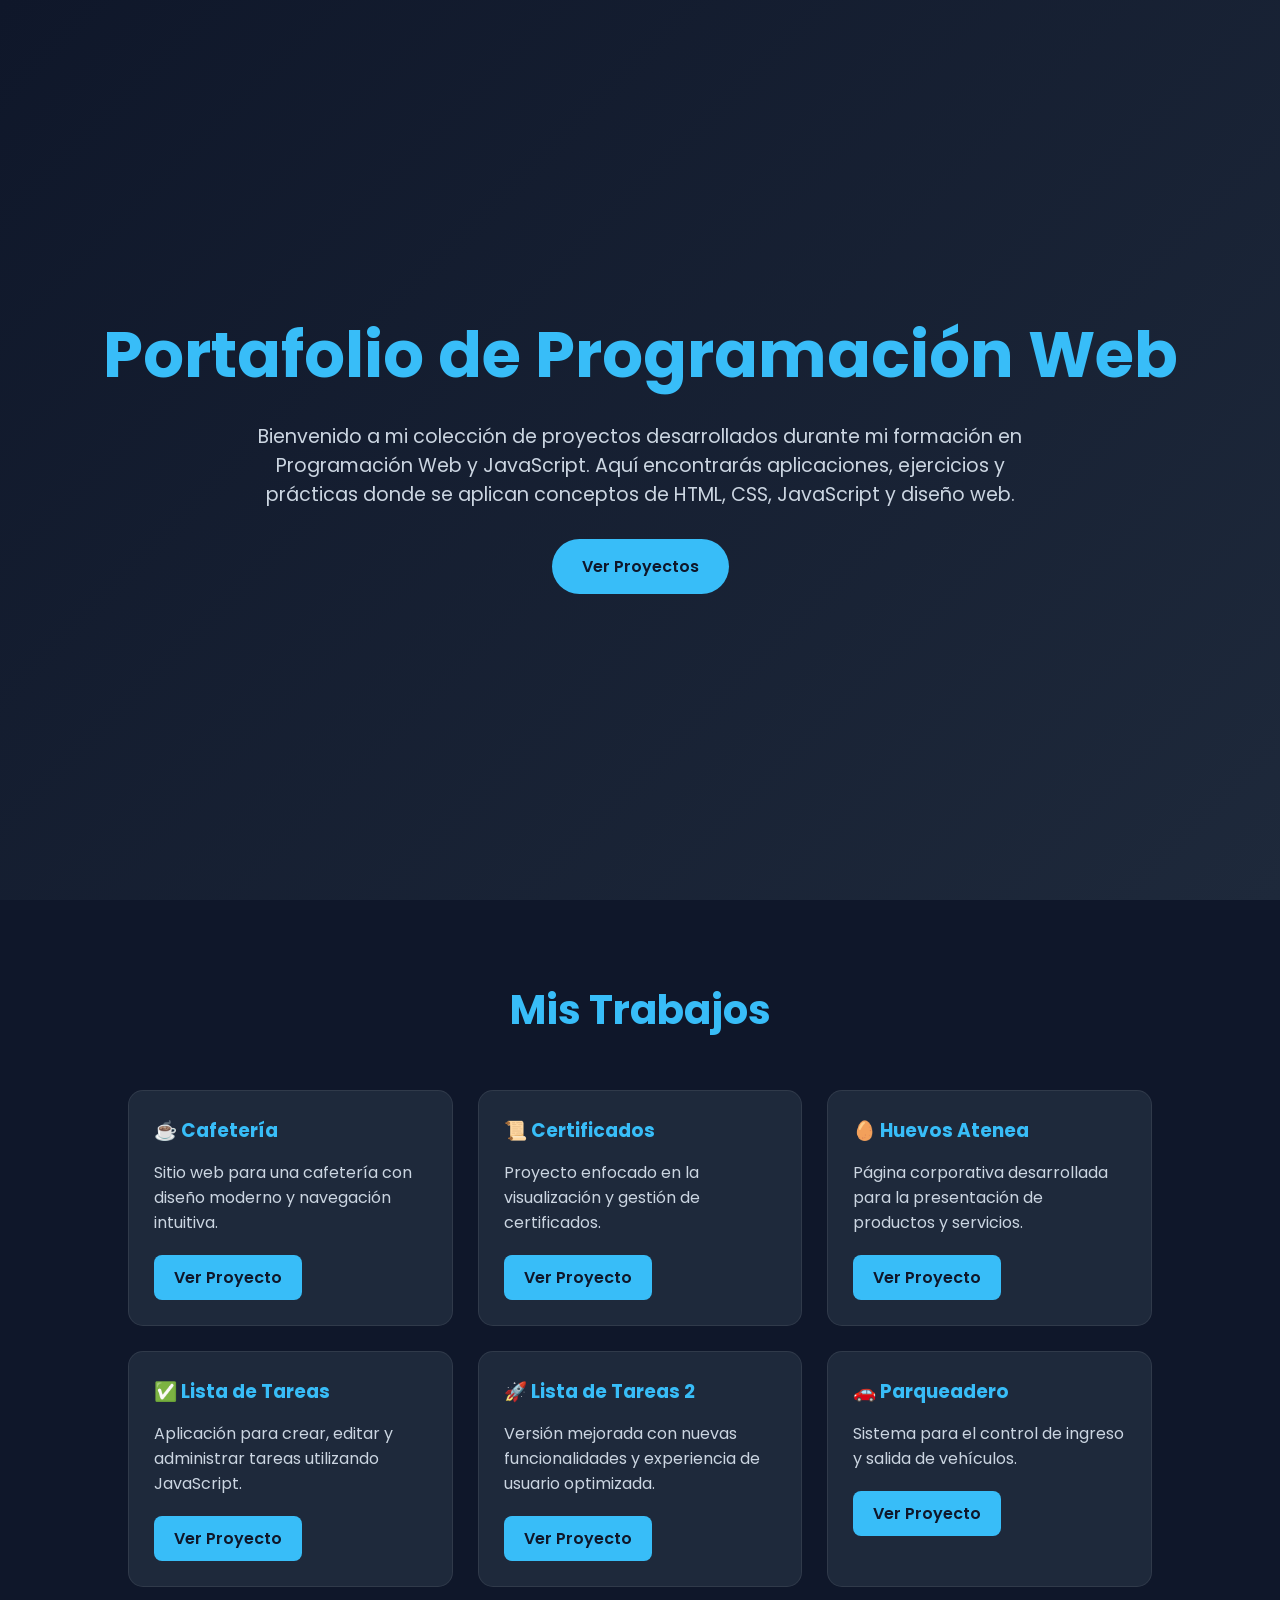
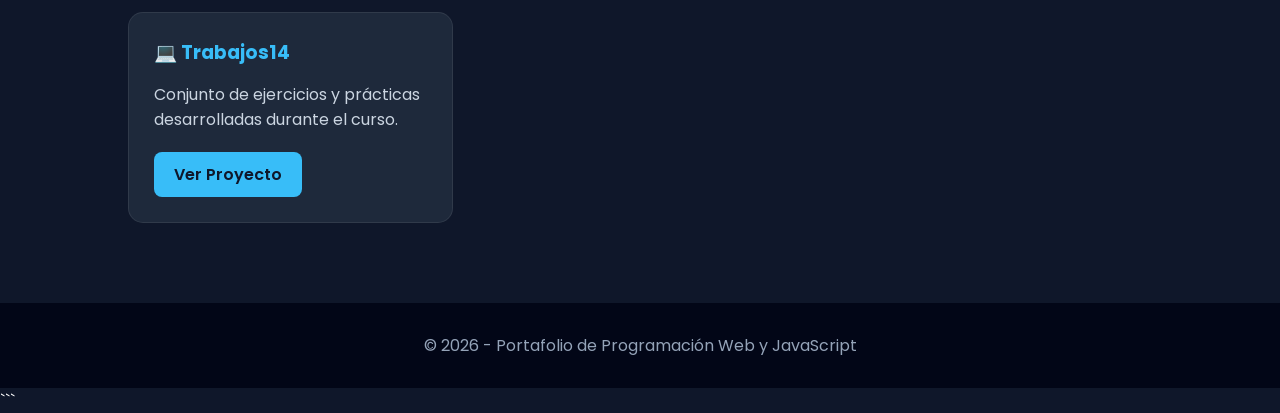
<file: index.html>
<!DOCTYPE html>
<html lang="es">
<head>
    <meta charset="UTF-8">
    <meta name="viewport" content="width=device-width, initial-scale=1.0">
    <title>Portafolio de Trabajos Web</title>

    <link href="https://fonts.googleapis.com/css2?family=Poppins:wght@300;400;500;600;700&display=swap" rel="stylesheet">

    <style>
        *{
            margin:0;
            padding:0;
            box-sizing:border-box;
            font-family:'Poppins',sans-serif;
        }

        body{
            background:#0f172a;
            color:white;
            overflow-x:hidden;
        }

        header{
            min-height:100vh;
            display:flex;
            justify-content:center;
            align-items:center;
            flex-direction:column;
            text-align:center;
            padding:20px;
            background:linear-gradient(135deg,#0f172a,#1e293b);
        }

        header h1{
            font-size:4rem;
            margin-bottom:20px;
            color:#38bdf8;
        }

        header p{
            max-width:800px;
            font-size:1.2rem;
            color:#cbd5e1;
            margin-bottom:30px;
        }

        .btn{
            display:inline-block;
            padding:15px 30px;
            background:#38bdf8;
            color:#0f172a;
            text-decoration:none;
            border-radius:50px;
            font-weight:600;
            transition:.3s;
        }

        .btn:hover{
            transform:translateY(-5px);
            box-shadow:0 10px 20px rgba(56,189,248,.4);
        }

        section{
            padding:80px 10%;
        }

        .titulo{
            text-align:center;
            margin-bottom:50px;
        }

        .titulo h2{
            font-size:2.5rem;
            color:#38bdf8;
        }

        .proyectos{
            display:grid;
            grid-template-columns:repeat(auto-fit,minmax(280px,1fr));
            gap:25px;
        }

        .card{
            background:#1e293b;
            padding:25px;
            border-radius:15px;
            transition:.3s;
            border:1px solid rgba(255,255,255,.08);
        }

        .card:hover{
            transform:translateY(-10px);
            box-shadow:0 15px 25px rgba(0,0,0,.3);
        }

        .card h3{
            margin-bottom:15px;
            color:#38bdf8;
        }

        .card p{
            color:#cbd5e1;
            margin-bottom:20px;
        }

        .card a{
            text-decoration:none;
            color:white;
            background:#38bdf8;
            color:#0f172a;
            padding:10px 20px;
            border-radius:8px;
            font-weight:600;
            display:inline-block;
        }

        footer{
            text-align:center;
            padding:30px;
            background:#020617;
            color:#94a3b8;
        }

        .fade{
            opacity:0;
            transform:translateY(30px);
            transition:1s;
        }

        .fade.visible{
            opacity:1;
            transform:translateY(0);
        }
    </style>
</head>
<body>

<header>
    <h1>Portafolio de Programación Web</h1>

    <p>
        Bienvenido a mi colección de proyectos desarrollados durante mi formación en
        Programación Web y JavaScript. Aquí encontrarás aplicaciones, ejercicios y
        prácticas donde se aplican conceptos de HTML, CSS, JavaScript y diseño web.
    </p>

    <a href="#proyectos" class="btn">Ver Proyectos</a>
</header>

<section id="proyectos">
    <div class="titulo fade">
        <h2>Mis Trabajos</h2>
    </div>

    <div class="proyectos">

        <div class="card fade">
            <h3>☕ Cafetería</h3>
            <p>Sitio web para una cafetería con diseño moderno y navegación intuitiva.</p>
            <a href="./Cafeteria/" target="_blank">Ver Proyecto</a>
        </div>

        <div class="card fade">
            <h3>📜 Certificados</h3>
            <p>Proyecto enfocado en la visualización y gestión de certificados.</p>
            <a href="./Certificados/" target="_blank">Ver Proyecto</a>
        </div>

        <div class="card fade">
            <h3>🥚 Huevos Atenea</h3>
            <p>Página corporativa desarrollada para la presentación de productos y servicios.</p>
            <a href="./Huevos%20Atenea/" target="_blank">Ver Proyecto</a>
        </div>

        <div class="card fade">
            <h3>✅ Lista de Tareas</h3>
            <p>Aplicación para crear, editar y administrar tareas utilizando JavaScript.</p>
            <a href="./Lista%20de%20tareas/" target="_blank">Ver Proyecto</a>
        </div>

        <div class="card fade">
            <h3>🚀 Lista de Tareas 2</h3>
            <p>Versión mejorada con nuevas funcionalidades y experiencia de usuario optimizada.</p>
            <a href="./Lista%20de%20tareas%202/" target="_blank">Ver Proyecto</a>
        </div>

        <div class="card fade">
            <h3>🚗 Parqueadero</h3>
            <p>Sistema para el control de ingreso y salida de vehículos.</p>
            <a href="./Parqueadero/" target="_blank">Ver Proyecto</a>
        </div>

        <div class="card fade">
            <h3>💻 Trabajos14</h3>
            <p>Conjunto de ejercicios y prácticas desarrolladas durante el curso.</p>
            <a href="./Trabajos14/" target="_blank">Ver Proyecto</a>
        </div>

    </div>
</section>

<footer>
    <p>© 2026 - Portafolio de Programación Web y JavaScript</p>
</footer>

<script>

const elementos = document.querySelectorAll('.fade');

const mostrar = () => {
    elementos.forEach(el => {
        const top = el.getBoundingClientRect().top;
        const visible = window.innerHeight - 100;

        if(top < visible){
            el.classList.add('visible');
        }
    });
}

window.addEventListener('scroll', mostrar);
mostrar();

</script>

</body>
</html>
```
</file>
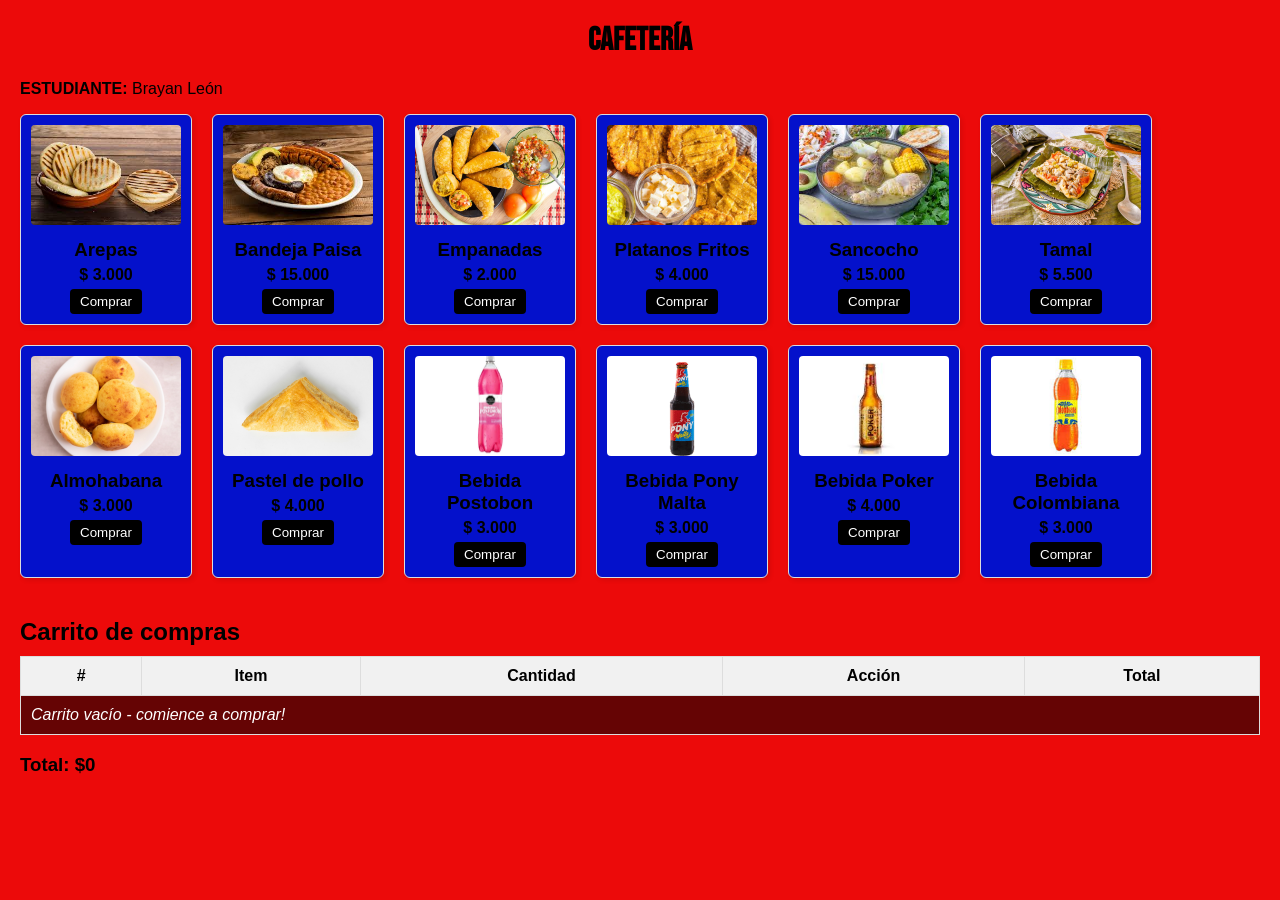
<file: Cafeteria/index.html>
<!DOCTYPE html>
<html lang="es">
<head>
  <meta charset="UTF-8">
  <meta name="viewport" content="width=device-width, initial-scale=1.0">
  <title>Cafeteria</title>
  <link rel="preconnect" href="https://fonts.googleapis.com">
  <link rel="preconnect" href="https://fonts.gstatic.com" crossorigin>
  <link href="https://fonts.googleapis.com/css2?family=Bebas+Neue&display=swap" rel="stylesheet">
  <link rel="stylesheet" href="estilos.css">
</head>
<body>
  <h1>CAFETERÍA</h1>
  <p><strong>ESTUDIANTE: </strong>Brayan León</p>

  <section class="productos">
    <article class="producto" data-nombre="Arepas" data-precio="3000">
      <img src="arepas.jpg" alt="arepas">
      <h3>Arepas</h3>
      <p>$ 3.000</p>
      <button>Comprar</button>
    </article>
    <article class="producto" data-nombre="Bandeja Paisa" data-precio="15000">
      <img src="bandeja.jpg" alt="bandeja paisa">
      <h3>Bandeja Paisa</h3>
      <p>$ 15.000</p>
      <button>Comprar</button>
    </article>
    <article class="producto" data-nombre="Empanadas" data-precio="2000">
      <img src= "empanadas.jpg" alt="empanadas">
      <h3>Empanadas</h3>
      <p>$ 2.000</p>
      <button>Comprar</button>
    </article>
    <article class="producto" data-nombre="Platanos Fritos" data-precio="4000">
      <img src="platanos.jpg" alt="platanos">
      <h3>Platanos Fritos</h3>
      <p>$ 4.000</p>
      <button>Comprar</button>
    </article>
    <article class="producto" data-nombre="Sancocho" data-precio="15000">
      <img src="sancocho.jpg" alt="sancocho">
      <h3>Sancocho</h3>
      <p>$ 15.000</p>
      <button>Comprar</button>
    </article>
    <article class="producto" data-nombre="Tamal" data-precio="5500">
      <img src="tamal.jpg" alt="tamal">
      <h3>Tamal</h3>
      <p>$ 5.500</p>
      <button>Comprar</button>
    </article>
      
      
      <section class="Productos2"></section>
        <article class="producto" data-nombre="Almohabana" data-precio="3000">
      <img src="almohabana.jpg" alt="almohabana">
      <h3>Almohabana</h3>
      <p>$ 3.000</p>
      <button>Comprar</button>
    </article>
    <article class="producto" data-nombre="Pastel de pollo" data-precio="4000">
      <img src="pasteldepollo.jpg" alt="Pastel de pollo">
      <h3>Pastel de pollo</h3>
      <p>$ 4.000</p>
      <button>Comprar</button>
    </article>
    <article class="producto" data-nombre="Bebida Postobon" data-precio="3000">
      <img src= "postobon.jpg" alt="postobon">
      <h3>Bebida Postobon</h3>
      <p>$ 3.000</p>
      <button>Comprar</button>
    </article>
    <article class="producto" data-nombre="Bebida Pony Malta" data-precio="3000">
      <img src="ponymalta.jpg" alt="Pony malta">
      <h3>Bebida Pony Malta</h3>
      <p>$ 3.000</p>
      <button>Comprar</button>
    </article>
    <article class="producto" data-nombre="Bebida Poker" data-precio="4000">
      <img src="poker.jpg" alt="bebida poker">
      <h3>Bebida Poker</h3>
      <p>$ 4.000</p>
      <button>Comprar</button>
    </article>
    <article class="producto" data-nombre="Bebida Colombiana" data-precio="3000">
      <img src="colombiana.jpg" alt="colombiana">
      <h3>Bebida Colombiana</h3>
      <p>$ 3.000</p>
      <button>Comprar</button>
    </article>
  </section>

  <section class="carrito">
    <h2>Carrito de compras</h2>
    <table>
      <thead>
        <tr>
          <th>#</th>
          <th>Item</th>
          <th>Cantidad</th>
          <th>Acción</th>
          <th>Total</th>
        </tr>
      </thead>
      <tbody>
        <tr>
          <td colspan="5">Carrito vacío - comience a comprar!</td>
        </tr>
      </tbody>
    </table>
    <h3 id="totalGeneral">Total: $0</h3>
  </section>
  <script src="./codigo.js"></script>
</body>
</html>
</file>
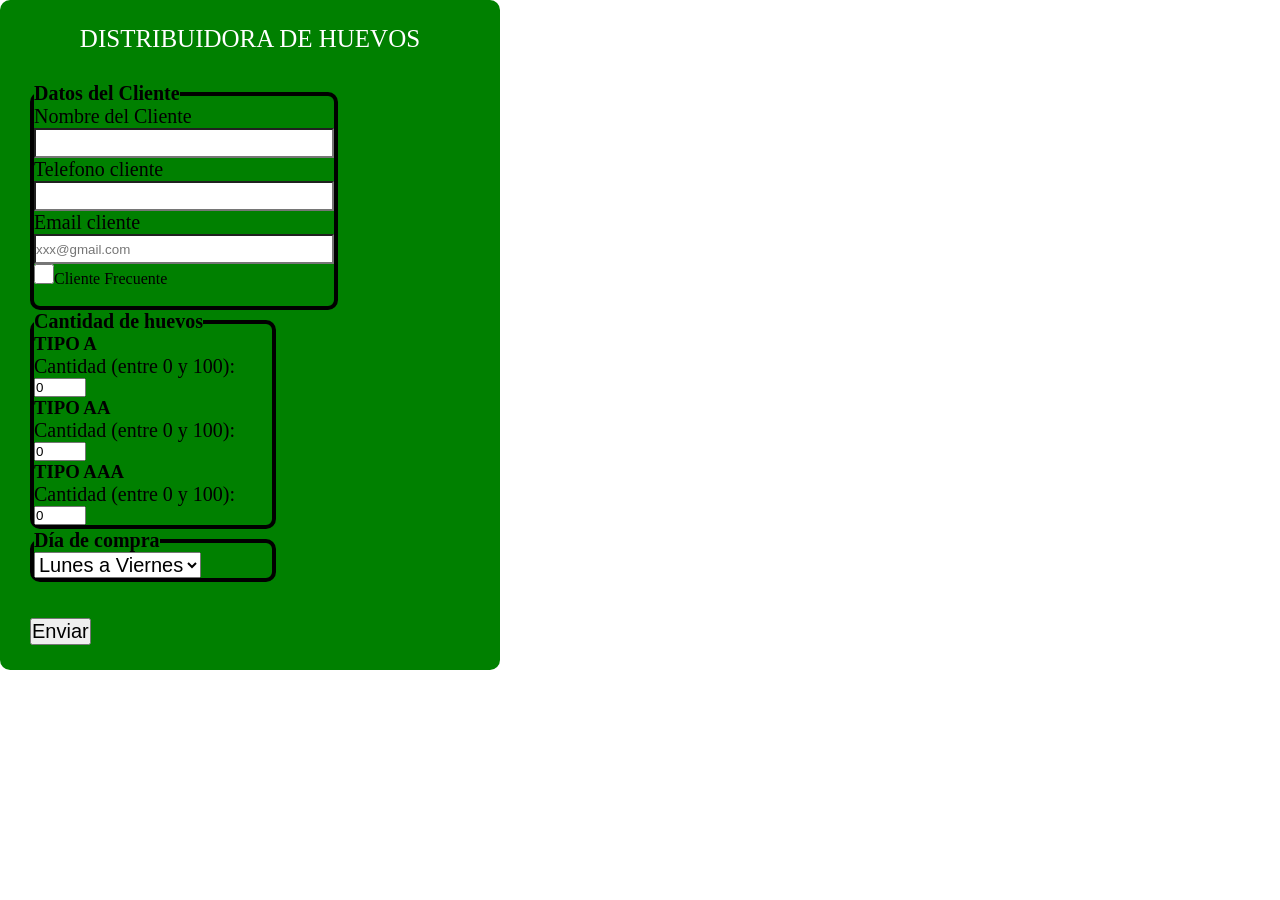
<file: Huevos Atenea/index.html>
<!DOCTYPE html>
<html lang="es">

<head>
  <meta charset="UTF-8">
  <meta name="viewport" content="width=device-width, initial-scale=1.0">
  <link rel="stylesheet" href="./estilo.css">
  <title>Ejercicios con el DOM</title>
</head>

<body>
  <main class="contenedor">
    <article class="titulo">DISTRIBUIDORA DE HUEVOS</article>
    <div class="proyecto">
    <form>
      <fieldset>
        <legend>Datos del Cliente</legend>
        <label for="cliente" class="label">Nombre del Cliente</label><br>
        <input type="text" class="input" id="cliente" name="cliente" /><br />
        <label class="label" for="tel">Telefono cliente</label><br>
        <input class="input" type="tel" id="tel" name="tel" /><br />
        <label class="label" for="email">Email cliente</label><br>
        <input class="input" type="email" id="email" name="email" placeholder="xxx@gmail.com" /><br />
        <input type="checkbox" name="frec" id="frec" value="frecuente" />Cliente Frecuente<br /><br>
      </fieldset>
      <fieldset>
        <legend>Cantidad de huevos</legend>
        <h3>TIPO A</h3>
        <label for="cantA">Cantidad (entre 0 y 100):</label>
        <input type="number" id="cantA" name="cantA" min="0" max="100" value="0">
        <h3>TIPO AA</h3>
        <label for="cantAA">Cantidad (entre 0 y 100):</label>
        <input type="number" id="cantAA" name="cantAA" min="0" max="100" value="0">
        <h3>TIPO AAA</h3>
        <label for="cantAAA">Cantidad (entre 0 y 100):</label>
        <input type="number" id="cantAAA" name="cantAAA" min="0" max="100" value="0">
      </fieldset>
      <fieldset>
        <legend>Día de compra</legend>
        <select id="dia" name="Seleccione día">
          <option value="1">Lunes a Viernes</option>
          <option value="2">Sábado</option>
          <option value="3">Domingo</option>
        </select>
      </fieldset><br><br>
      <button type="button" onclick="recogerDatos()">Enviar</button>
    </form> 
    <section class="contenedor" id="errores"></section>
    <section class="contenedor" id="resultados"></section>
  </div>
  </main>

  <script src="./codigo.js"></script>
</body>

</html>
</file>
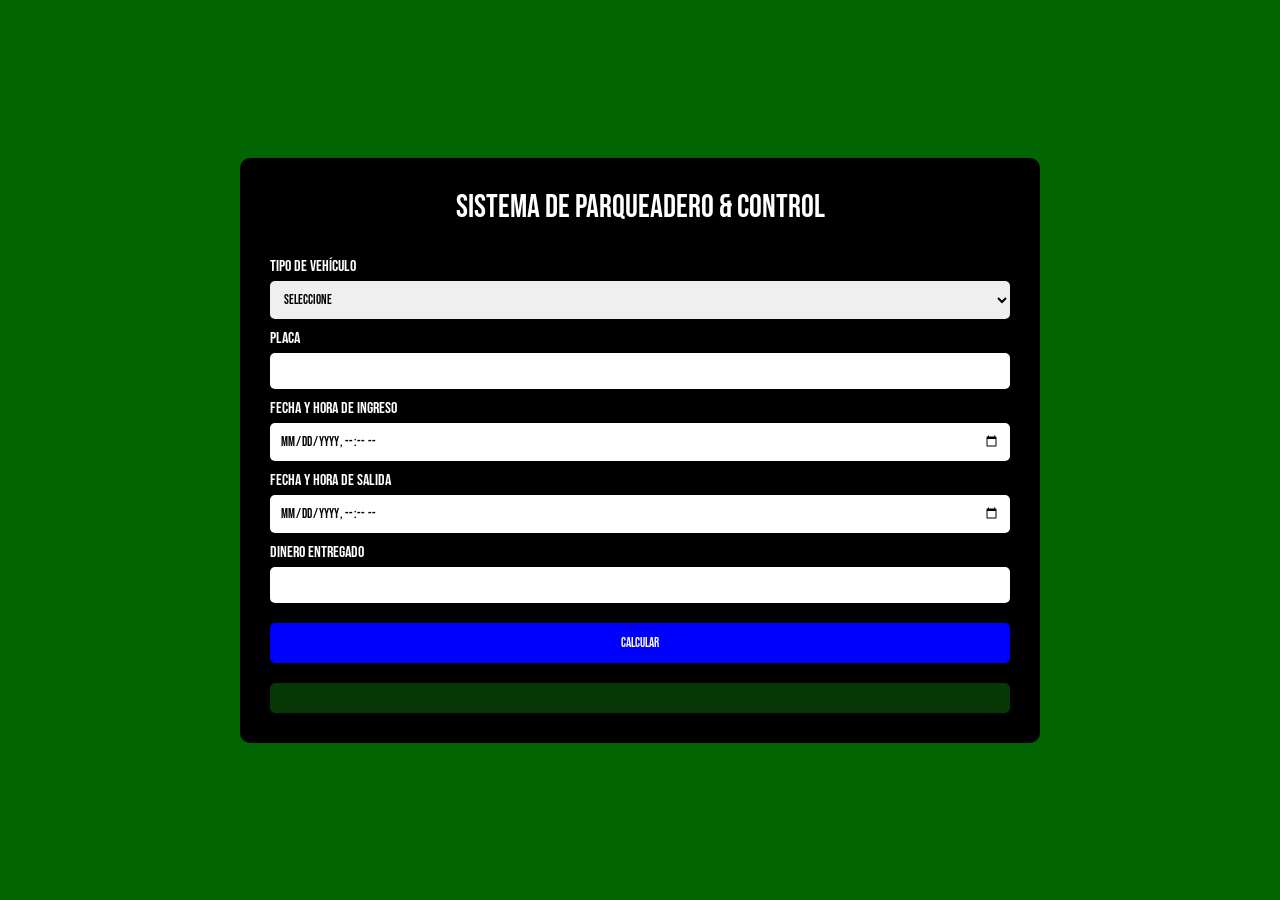
<file: Parqueadero/index.html>
<!DOCTYPE html>
<html lang="es">
<head>
    <meta charset="UTF-8">
    <title>Control de Parqueadero</title>
    <link rel="preconnect" href="https://fonts.googleapis.com">
    <link rel="preconnect" href="https://fonts.gstatic.com" crossorigin>
    <link href="https://fonts.googleapis.com/css2?family=Bebas+Neue&family=Oswald:wght@200..700&display=swap" rel="stylesheet">
    <link rel="stylesheet" href="style.css">
</head>
<body>

    <div class="contenedor">
        <h1>Sistema de Parqueadero & Control</h1>

        <form id="formulario">

            <label>Tipo de Vehículo</label>
            <select id="tipo">
                <option value="">Seleccione</option>
                <option value="Automovil">Automóvil</option>
                <option value="Moto">Moto</option>
            </select>

            <label>Placa</label>
            <input type="text" id="placa">

            <label>Fecha y Hora de Ingreso</label>
            <input type="datetime-local" id="ingreso">

            <label>Fecha y Hora de Salida</label>
            <input type="datetime-local" id="salida">

            <label>Dinero Entregado</label>
            <input type="number" id="pago">

            <button type="button" onclick="calcular()">Calcular</button>

        </form>

        <div id="resultado"></div>

    </div>

    <script src="script.js"></script>
</body>
</html>
</file>
<file: Cafeteria/estilos.css>
body {
    font-family: Arial, sans-serif;
    margin: 20px;
    background-color: #ec0a0a;
  }
  
  h1 {
    font-size: 2em;
    margin-bottom: 20px;
    text-align: center;
    font-family: "Bebas Neue", sans-serif;
    font-weight: 1200;
    font-style: normal;
  }
  
  .productos {
    display: flex;
    flex-wrap: wrap;
    gap: 20px;
    margin-bottom: 40px;
  }
  
  .producto {
    background: #0411cb;
    border: 1px solid #ddd;
    border-radius: 6px;
    padding: 10px;
    text-align: center;
    width: 150px;
    box-shadow: 2px 2px 5px rgba(0,0,0,0.1);
    transition: all 2s ease;
  }
  .producto:hover{ 
    background-color: #faef11;

  }
  
  .producto img {
    width: 100%;
    height: 100px;
    object-fit: cover;
    border-radius: 4px;
  }
  
  .producto h3 {
    margin: 10px 0 5px;
  }
  
  .producto p {
    margin: 5px 0;
    font-weight: bold;
  }
  
  .producto button {
    padding: 5px 10px;
    background-color: black;
    color: #fff;
    border: none;
    border-radius: 4px;
    cursor: pointer;
  }
  
  .producto button:hover {
    background-color: #495057;
  }
  
  .carrito h2 {
    margin-bottom: 10px;
  }
  
  table {
    width: 100%;
    border-collapse: collapse;
    background: #650404;
  }
  
  th, td {
    border: 1px solid #ddd;
    padding: 10px;
    text-align: center;
  }
  
  thead {
    background-color: #f1f1f1;
  }
  
  tbody td[colspan="5"] {
    text-align: left;
    color: white;
    font-style: italic;
  }
</file>
<file: Huevos Atenea/estilo.css>
*{
    box-sizing: border-box;
    margin: 0;
    padding: 0;
}
.contenedor {
    max-width: 500px;
    width: 100%;
    padding: 25px 30px;
    background-color: green;
    border-radius: 10px;
}

.titulo{
    font-size: 25px;
    font-weight: 500;
    text-align: center;
    color: white;
    margin-bottom: 20px;
}

.input {
    width: 300px;
    height: 30px;
    background-color: white;
}

#frec {
    width: 20px;
    height: 20px;
}

fieldset {
    width: 80%;
    border: 4px solid black;
    border-radius: 10px;
    background: green;
}

legend {
    color: black;
    font-weight: bold;
    font-size: 20px;
}

label, select, button {
    font-size: 20px;
}.proyecto{
    display: flex;
    justify-content: center;
    align-items: baseline;
    height: 40;
    width: 40;
    margin: 0;
}
</file>
<file: Parqueadero/style.css>
*{
    margin:0;
    padding:0;
    box-sizing:border-box;
    font-family: "Bebas Neue", sans-serif;
    font-weight: 400;
    font-style: normal;
}

body{
    background: darkgreen;
    color:white;
    display:flex;
    justify-content:center;
    align-items:center;
    min-height:100vh;
}

.contenedor{
    width:800px;
    background: black;
    padding:30px;
    border-radius:10px;
    
}

h1{
    text-align:center;
    margin-bottom:20px;
}

form{
    display:flex;
    flex-direction:column;
}

label{
    margin-top:10px;
}

input,select{
    padding:10px;
    margin-top:5px;
    border:none;
    border-radius:5px;
}

button{
    margin-top:20px;
    padding:12px;
    background: blue;
    color:white;
    border:none;
    cursor:pointer;
    border-radius:5px;
}

button:hover{
    background: darkblue;
}

#resultado{
    margin-top:20px;
    background: rgb(7, 54, 7);
    padding:15px;
    border-radius:5px;
}
</file>
